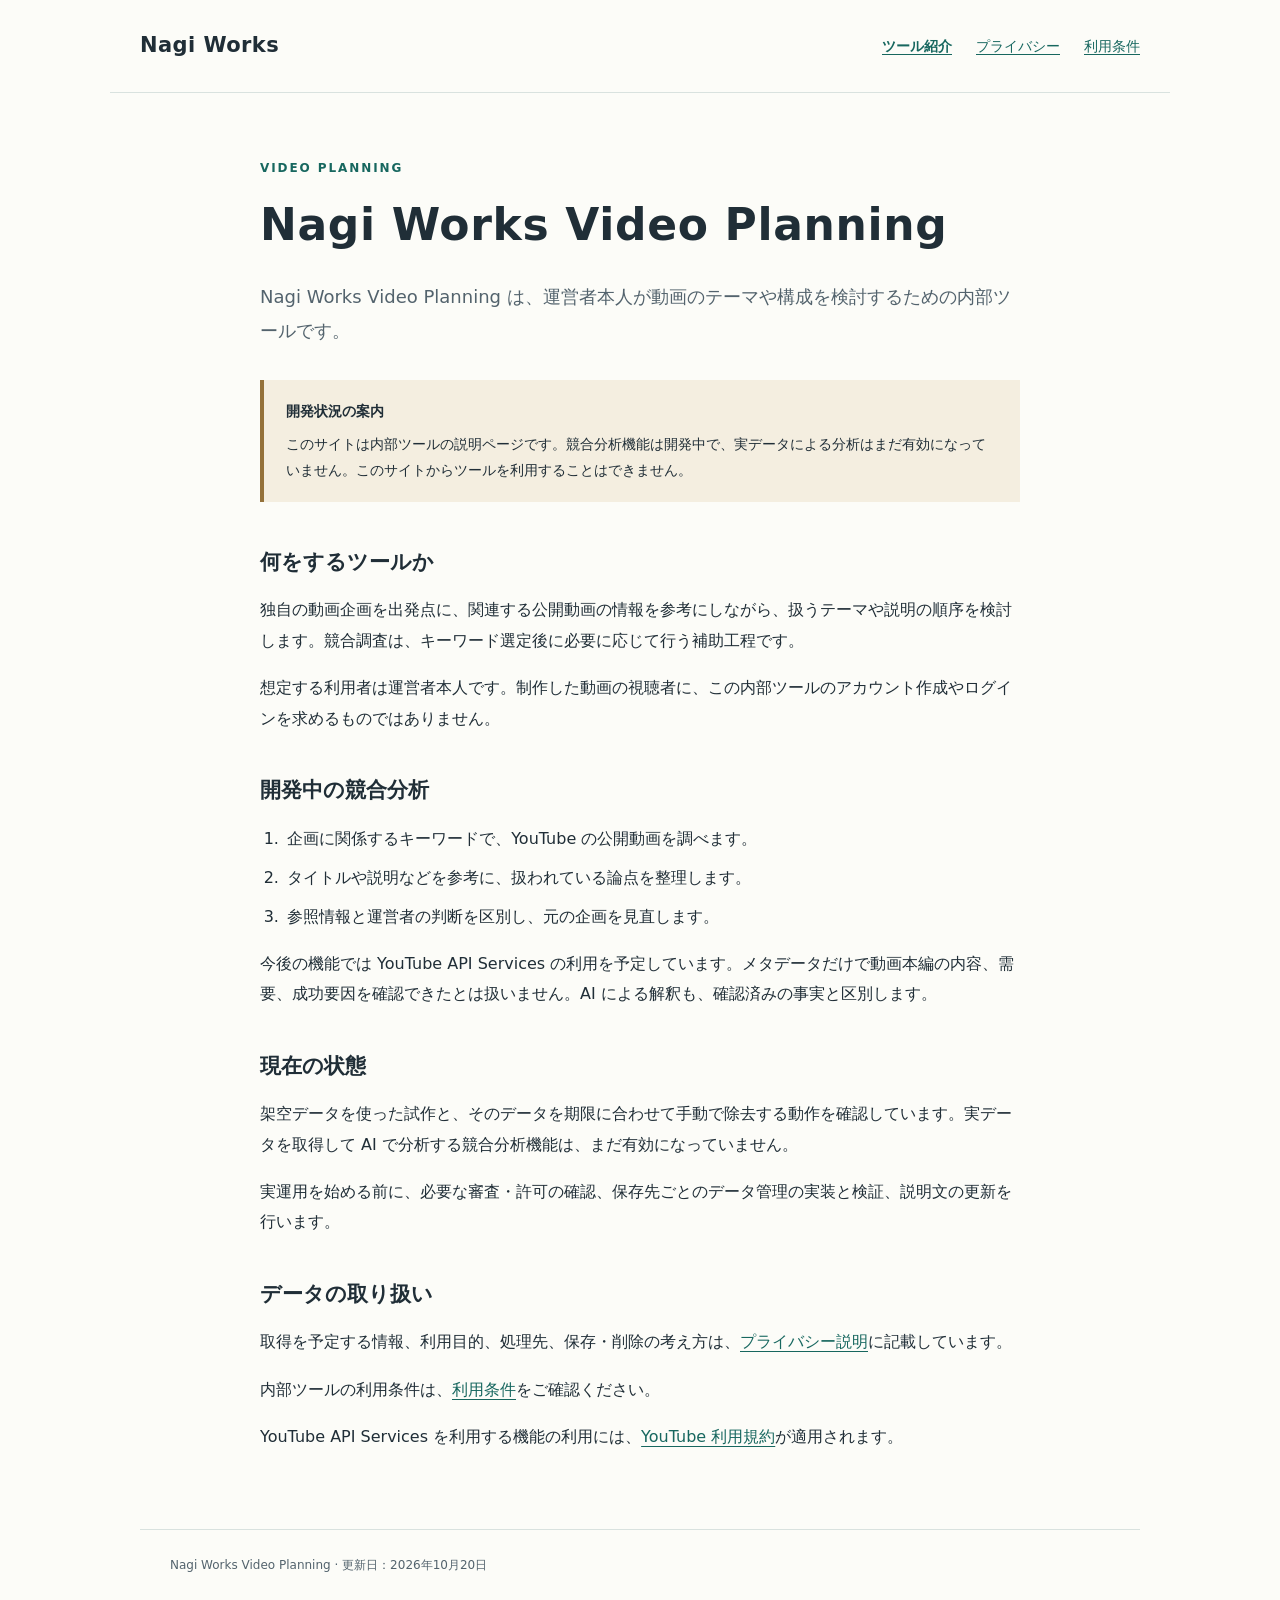
<file: index.html>
<!doctype html>
<html lang="ja">
<head>
  <meta charset="utf-8">
  <meta name="viewport" content="width=device-width, initial-scale=1">
  <meta name="robots" content="noindex, nofollow">
  <title>Nagi Works Video Planning | ツール紹介</title>
  <link rel="stylesheet" href="style.css">
</head>
<body>
<header class="site-header"><a href="index.html" class="brand">Nagi Works</a><nav aria-label="メイン"><a href="index.html" aria-current="page">ツール紹介</a><a href="privacy.html">プライバシー</a><a href="terms.html">利用条件</a></nav></header>
<main>
  <p class="eyebrow">VIDEO PLANNING</p>
  <h1>Nagi Works Video Planning</h1>
  <p class="lead">Nagi Works Video Planning は、運営者本人が動画のテーマや構成を検討するための内部ツールです。</p>
  <aside class="notice"><strong>開発状況の案内</strong><p>このサイトは内部ツールの説明ページです。競合分析機能は開発中で、実データによる分析はまだ有効になっていません。このサイトからツールを利用することはできません。</p></aside>
  <section><h2>何をするツールか</h2><p>独自の動画企画を出発点に、関連する公開動画の情報を参考にしながら、扱うテーマや説明の順序を検討します。競合調査は、キーワード選定後に必要に応じて行う補助工程です。</p><p>想定する利用者は運営者本人です。制作した動画の視聴者に、この内部ツールのアカウント作成やログインを求めるものではありません。</p></section>
  <section><h2>開発中の競合分析</h2><ol><li>企画に関係するキーワードで、YouTube の公開動画を調べます。</li><li>タイトルや説明などを参考に、扱われている論点を整理します。</li><li>参照情報と運営者の判断を区別し、元の企画を見直します。</li></ol><p>今後の機能では YouTube API Services の利用を予定しています。メタデータだけで動画本編の内容、需要、成功要因を確認できたとは扱いません。AI による解釈も、確認済みの事実と区別します。</p></section>
  <section><h2>現在の状態</h2><p>架空データを使った試作と、そのデータを期限に合わせて手動で除去する動作を確認しています。実データを取得して AI で分析する競合分析機能は、まだ有効になっていません。</p><p>実運用を始める前に、必要な審査・許可の確認、保存先ごとのデータ管理の実装と検証、説明文の更新を行います。</p></section>
  <section><h2>データの取り扱い</h2><p>取得を予定する情報、利用目的、処理先、保存・削除の考え方は、<a href="privacy.html">プライバシー説明</a>に記載しています。</p><p>内部ツールの利用条件は、<a href="terms.html">利用条件</a>をご確認ください。</p><p>YouTube API Services を利用する機能の利用には、<a href="https://www.youtube.com/t/terms">YouTube 利用規約</a>が適用されます。</p></section>
</main>
<footer>Nagi Works Video Planning · 更新日：2026年10月20日</footer>
</body>
</html>
</file>
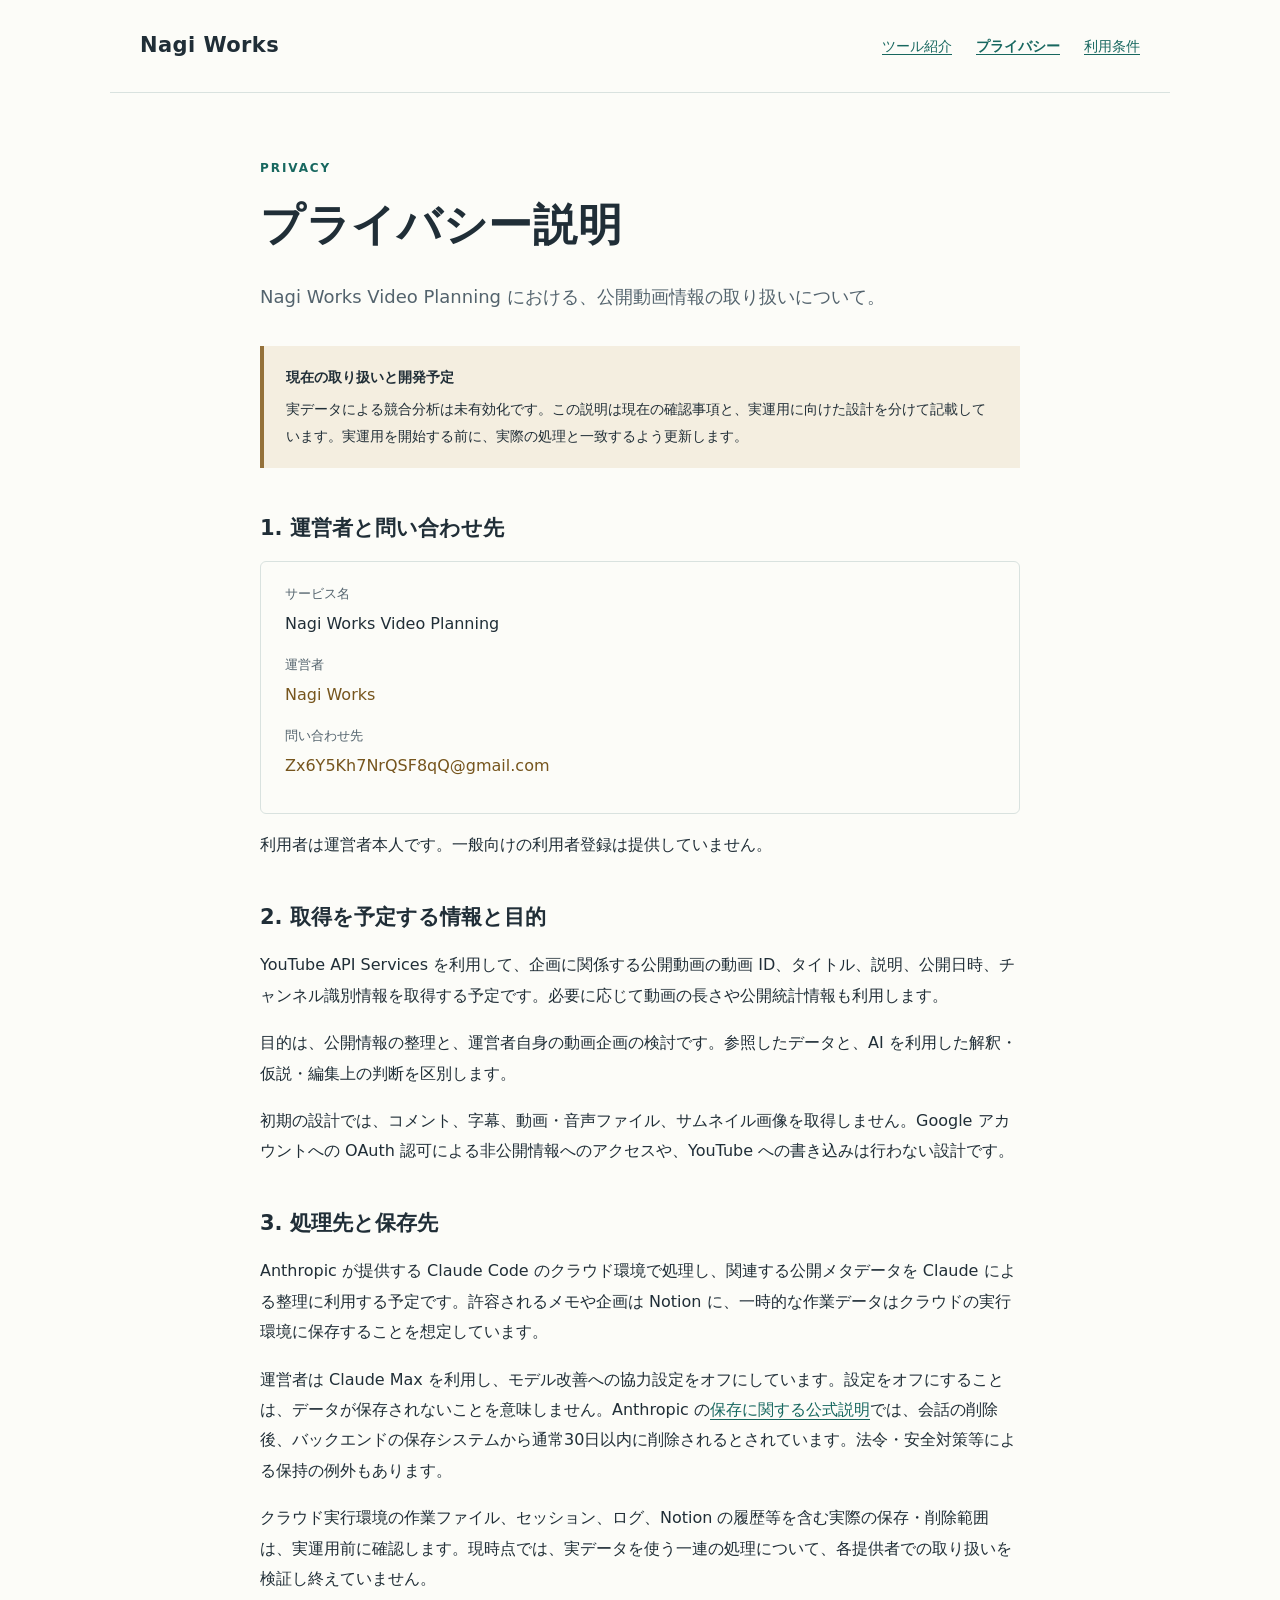
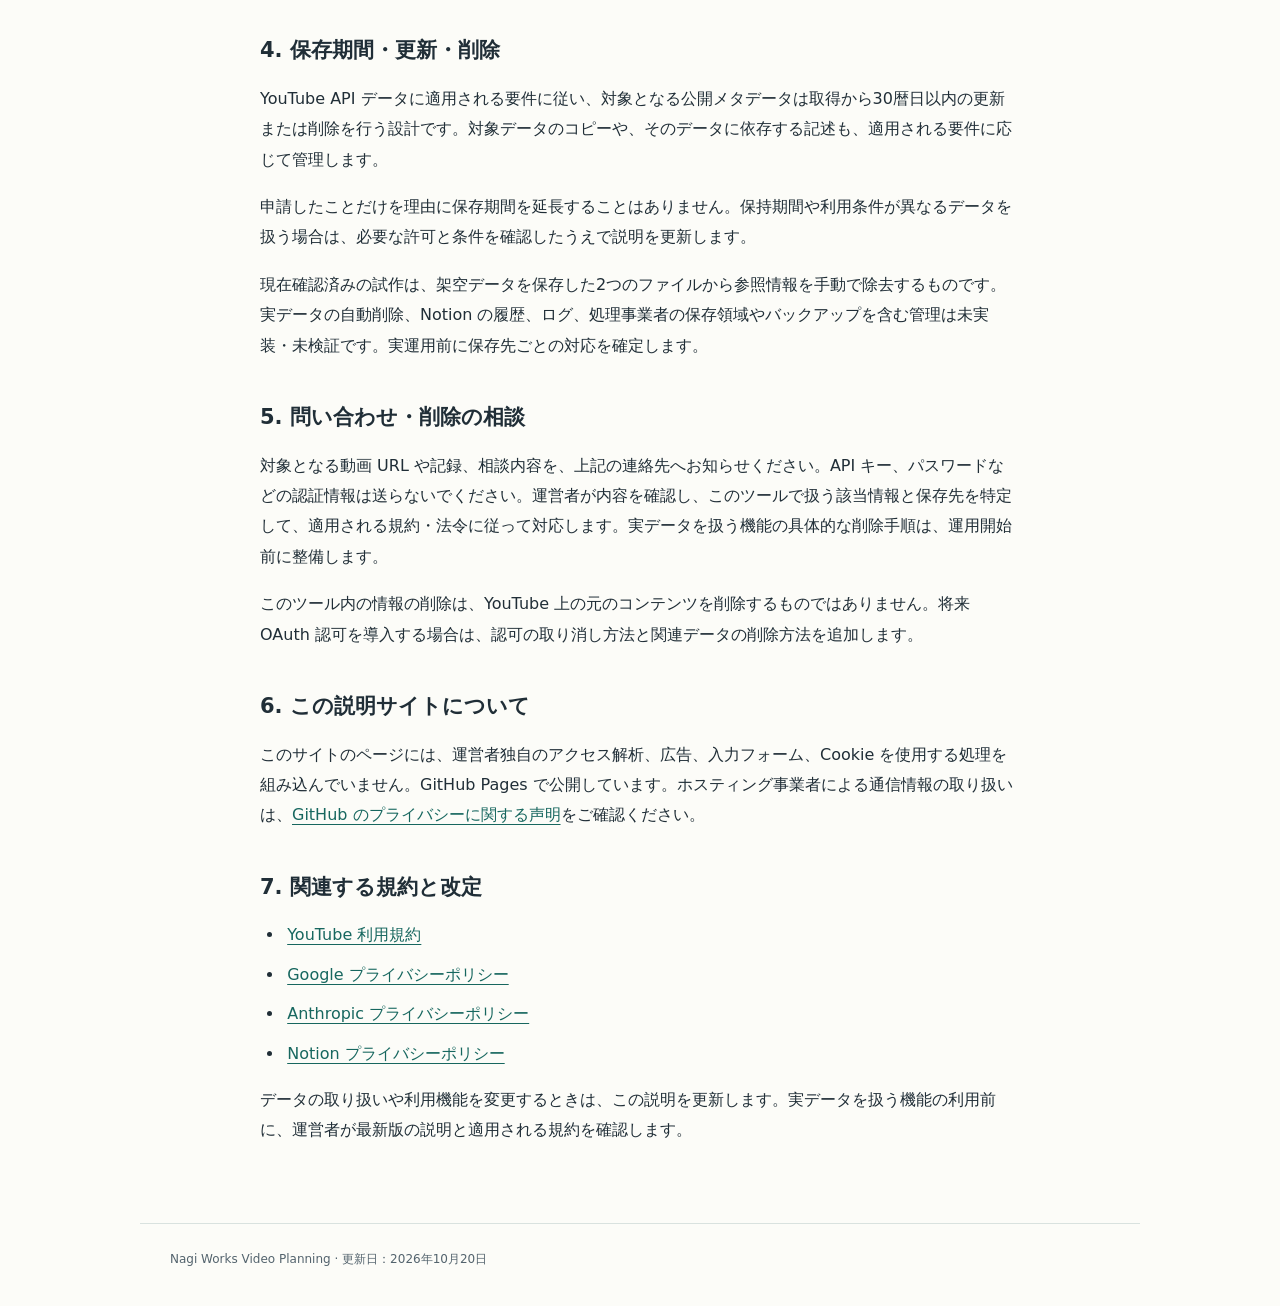
<file: privacy.html>
<!doctype html>
<html lang="ja">
<head>
  <meta charset="utf-8">
  <meta name="viewport" content="width=device-width, initial-scale=1">
  <meta name="robots" content="noindex, nofollow">
  <title>プライバシー説明 | Nagi Works Video Planning</title>
  <link rel="stylesheet" href="style.css">
</head>
<body>
<header class="site-header"><a href="index.html" class="brand">Nagi Works</a><nav aria-label="メイン"><a href="index.html">ツール紹介</a><a href="privacy.html" aria-current="page">プライバシー</a><a href="terms.html">利用条件</a></nav></header>
<main>
  <p class="eyebrow">PRIVACY</p>
  <h1>プライバシー説明</h1>
  <p class="lead">Nagi Works Video Planning における、公開動画情報の取り扱いについて。</p>
  <aside class="notice"><strong>現在の取り扱いと開発予定</strong><p>実データによる競合分析は未有効化です。この説明は現在の確認事項と、実運用に向けた設計を分けて記載しています。実運用を開始する前に、実際の処理と一致するよう更新します。</p></aside>
  <section><h2>1. 運営者と問い合わせ先</h2><dl><dt>サービス名</dt><dd>Nagi Works Video Planning</dd><dt>運営者</dt><dd class="placeholder">Nagi Works</dd><dt>問い合わせ先</dt><dd class="placeholder">Zx6Y5Kh7NrQSF8qQ@gmail.com</dd></dl><p>利用者は運営者本人です。一般向けの利用者登録は提供していません。</p></section>
  <section><h2>2. 取得を予定する情報と目的</h2><p>YouTube API Services を利用して、企画に関係する公開動画の動画 ID、タイトル、説明、公開日時、チャンネル識別情報を取得する予定です。必要に応じて動画の長さや公開統計情報も利用します。</p><p>目的は、公開情報の整理と、運営者自身の動画企画の検討です。参照したデータと、AI を利用した解釈・仮説・編集上の判断を区別します。</p><p>初期の設計では、コメント、字幕、動画・音声ファイル、サムネイル画像を取得しません。Google アカウントへの OAuth 認可による非公開情報へのアクセスや、YouTube への書き込みは行わない設計です。</p></section>
  <section><h2>3. 処理先と保存先</h2><p>Anthropic が提供する Claude Code のクラウド環境で処理し、関連する公開メタデータを Claude による整理に利用する予定です。許容されるメモや企画は Notion に、一時的な作業データはクラウドの実行環境に保存することを想定しています。</p><p>運営者は Claude Max を利用し、モデル改善への協力設定をオフにしています。設定をオフにすることは、データが保存されないことを意味しません。Anthropic の<a href="https://privacy.claude.com/en/articles/10023548-how-long-do-you-store-my-data">保存に関する公式説明</a>では、会話の削除後、バックエンドの保存システムから通常30日以内に削除されるとされています。法令・安全対策等による保持の例外もあります。</p><p>クラウド実行環境の作業ファイル、セッション、ログ、Notion の履歴等を含む実際の保存・削除範囲は、実運用前に確認します。現時点では、実データを使う一連の処理について、各提供者での取り扱いを検証し終えていません。</p></section>
  <section><h2>4. 保存期間・更新・削除</h2><p>YouTube API データに適用される要件に従い、対象となる公開メタデータは取得から30暦日以内の更新または削除を行う設計です。対象データのコピーや、そのデータに依存する記述も、適用される要件に応じて管理します。</p><p>申請したことだけを理由に保存期間を延長することはありません。保持期間や利用条件が異なるデータを扱う場合は、必要な許可と条件を確認したうえで説明を更新します。</p><p>現在確認済みの試作は、架空データを保存した2つのファイルから参照情報を手動で除去するものです。実データの自動削除、Notion の履歴、ログ、処理事業者の保存領域やバックアップを含む管理は未実装・未検証です。実運用前に保存先ごとの対応を確定します。</p></section>
  <section><h2>5. 問い合わせ・削除の相談</h2><p>対象となる動画 URL や記録、相談内容を、上記の連絡先へお知らせください。API キー、パスワードなどの認証情報は送らないでください。運営者が内容を確認し、このツールで扱う該当情報と保存先を特定して、適用される規約・法令に従って対応します。実データを扱う機能の具体的な削除手順は、運用開始前に整備します。</p><p>このツール内の情報の削除は、YouTube 上の元のコンテンツを削除するものではありません。将来 OAuth 認可を導入する場合は、認可の取り消し方法と関連データの削除方法を追加します。</p></section>
  <section><h2>6. この説明サイトについて</h2><p>このサイトのページには、運営者独自のアクセス解析、広告、入力フォーム、Cookie を使用する処理を組み込んでいません。GitHub Pages で公開しています。ホスティング事業者による通信情報の取り扱いは、<a href="https://docs.github.com/en/site-policy/privacy-policies/github-general-privacy-statement">GitHub のプライバシーに関する声明</a>をご確認ください。</p></section>
  <section><h2>7. 関連する規約と改定</h2><ul><li><a href="https://www.youtube.com/t/terms">YouTube 利用規約</a></li><li><a href="https://policies.google.com/privacy">Google プライバシーポリシー</a></li><li><a href="https://www.anthropic.com/legal/privacy">Anthropic プライバシーポリシー</a></li><li><a href="https://www.notion.com/privacy">Notion プライバシーポリシー</a></li></ul><p>データの取り扱いや利用機能を変更するときは、この説明を更新します。実データを扱う機能の利用前に、運営者が最新版の説明と適用される規約を確認します。</p></section>
</main>
<footer>Nagi Works Video Planning · 更新日：2026年10月20日</footer>
</body>
</html>
</file>
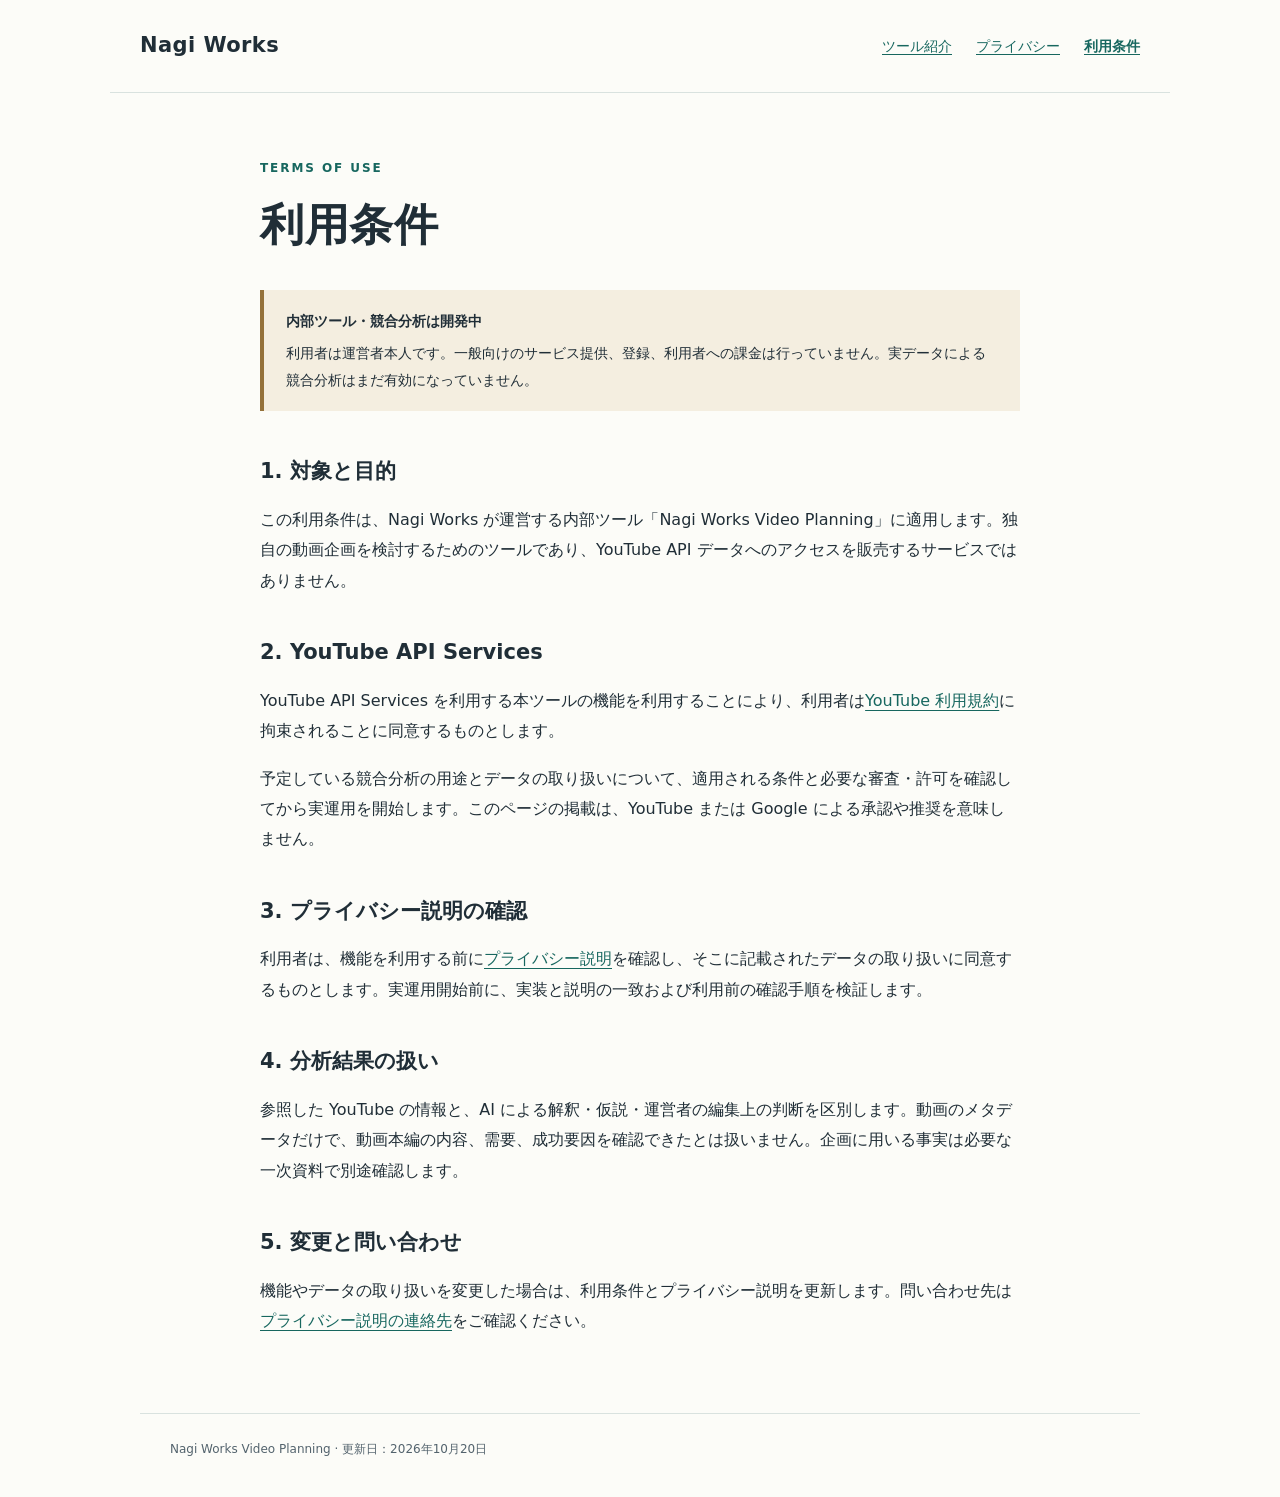
<file: terms.html>
<!doctype html>
<html lang="ja">
<head>
  <meta charset="utf-8">
  <meta name="viewport" content="width=device-width, initial-scale=1">
  <meta name="robots" content="noindex, nofollow">
  <title>利用条件 | Nagi Works Video Planning</title>
  <link rel="stylesheet" href="style.css">
</head>
<body>
<header class="site-header"><a href="index.html" class="brand">Nagi Works</a><nav aria-label="メイン"><a href="index.html">ツール紹介</a><a href="privacy.html">プライバシー</a><a href="terms.html" aria-current="page">利用条件</a></nav></header>
<main>
<p class="eyebrow">TERMS OF USE</p>
<h1>利用条件</h1>
<aside class="notice"><strong>内部ツール・競合分析は開発中</strong><p>利用者は運営者本人です。一般向けのサービス提供、登録、利用者への課金は行っていません。実データによる競合分析はまだ有効になっていません。</p></aside>
<section><h2>1. 対象と目的</h2><p>この利用条件は、Nagi Works が運営する内部ツール「Nagi Works Video Planning」に適用します。独自の動画企画を検討するためのツールであり、YouTube API データへのアクセスを販売するサービスではありません。</p></section>
<section><h2>2. YouTube API Services</h2><p>YouTube API Services を利用する本ツールの機能を利用することにより、利用者は<a href="https://www.youtube.com/t/terms">YouTube 利用規約</a>に拘束されることに同意するものとします。</p><p>予定している競合分析の用途とデータの取り扱いについて、適用される条件と必要な審査・許可を確認してから実運用を開始します。このページの掲載は、YouTube または Google による承認や推奨を意味しません。</p></section>
<section><h2>3. プライバシー説明の確認</h2><p>利用者は、機能を利用する前に<a href="privacy.html">プライバシー説明</a>を確認し、そこに記載されたデータの取り扱いに同意するものとします。実運用開始前に、実装と説明の一致および利用前の確認手順を検証します。</p></section>
<section><h2>4. 分析結果の扱い</h2><p>参照した YouTube の情報と、AI による解釈・仮説・運営者の編集上の判断を区別します。動画のメタデータだけで、動画本編の内容、需要、成功要因を確認できたとは扱いません。企画に用いる事実は必要な一次資料で別途確認します。</p></section>
<section><h2>5. 変更と問い合わせ</h2><p>機能やデータの取り扱いを変更した場合は、利用条件とプライバシー説明を更新します。問い合わせ先は<a href="privacy.html">プライバシー説明の連絡先</a>をご確認ください。</p></section>
</main>
<footer>Nagi Works Video Planning · 更新日：2026年10月20日</footer>
</body>
</html>
</file>
<file: style.css>
:root{color-scheme:light;--ink:#202e37;--muted:#53636d;--accent:#17675f;--line:#d9e2df;--paper:#fcfcf8}
*{box-sizing:border-box}body{margin:0;background:var(--paper);color:var(--ink);font-family:system-ui,-apple-system,"Segoe UI","Yu Gothic",Meiryo,sans-serif;font-size:16px;line-height:1.9}a{color:var(--accent);text-underline-offset:.23em}a:hover{text-decoration-thickness:2px}a:focus-visible{outline:3px solid var(--accent);outline-offset:5px}.site-header{max-width:1060px;margin:auto;padding:26px 30px;display:flex;align-items:center;justify-content:space-between;gap:20px;border-bottom:1px solid var(--line)}.brand{font-size:21px;font-weight:750;letter-spacing:.02em;text-decoration:none;color:var(--ink)}nav{display:flex;gap:24px;flex-wrap:wrap;font-size:14px}nav a[aria-current]{font-weight:700}main{max-width:820px;margin:0 auto;padding:64px 30px 60px}.eyebrow{font-size:12px;font-weight:750;letter-spacing:.16em;color:var(--accent);margin:0 0 12px}h1{font-size:clamp(29px,5vw,44px);line-height:1.5;letter-spacing:.015em;margin:0 0 22px;font-weight:750}.lead{font-size:18px;color:var(--muted);margin-bottom:32px}.notice{background:#f4eee0;border-left:4px solid #94713a;padding:18px 22px;margin:32px 0 44px;font-size:14px}.notice p{margin:6px 0 0}section{margin-top:40px}h2{font-size:21px;line-height:1.6;margin:0 0 16px}p{margin:0 0 17px}ol,ul{padding-left:1.5em}li{padding-left:.2em;margin:9px 0}dl{padding:20px 24px;border:1px solid var(--line);border-radius:6px}dt{font-size:13px;color:var(--muted);margin-top:14px}dt:first-child{margin-top:0}dd{margin:2px 0 12px;overflow-wrap:anywhere}.placeholder{color:#76551d}footer{max-width:1000px;margin:0 auto;padding:24px 30px 36px;border-top:1px solid var(--line);font-size:12px;color:var(--muted)}@media(max-width:540px){.site-header{align-items:flex-start;flex-direction:column;padding:20px 24px;gap:10px}main{padding:42px 24px}h1 br{display:none}.notice{padding:16px}dl{padding:16px}footer{padding:24px}}
</file>
